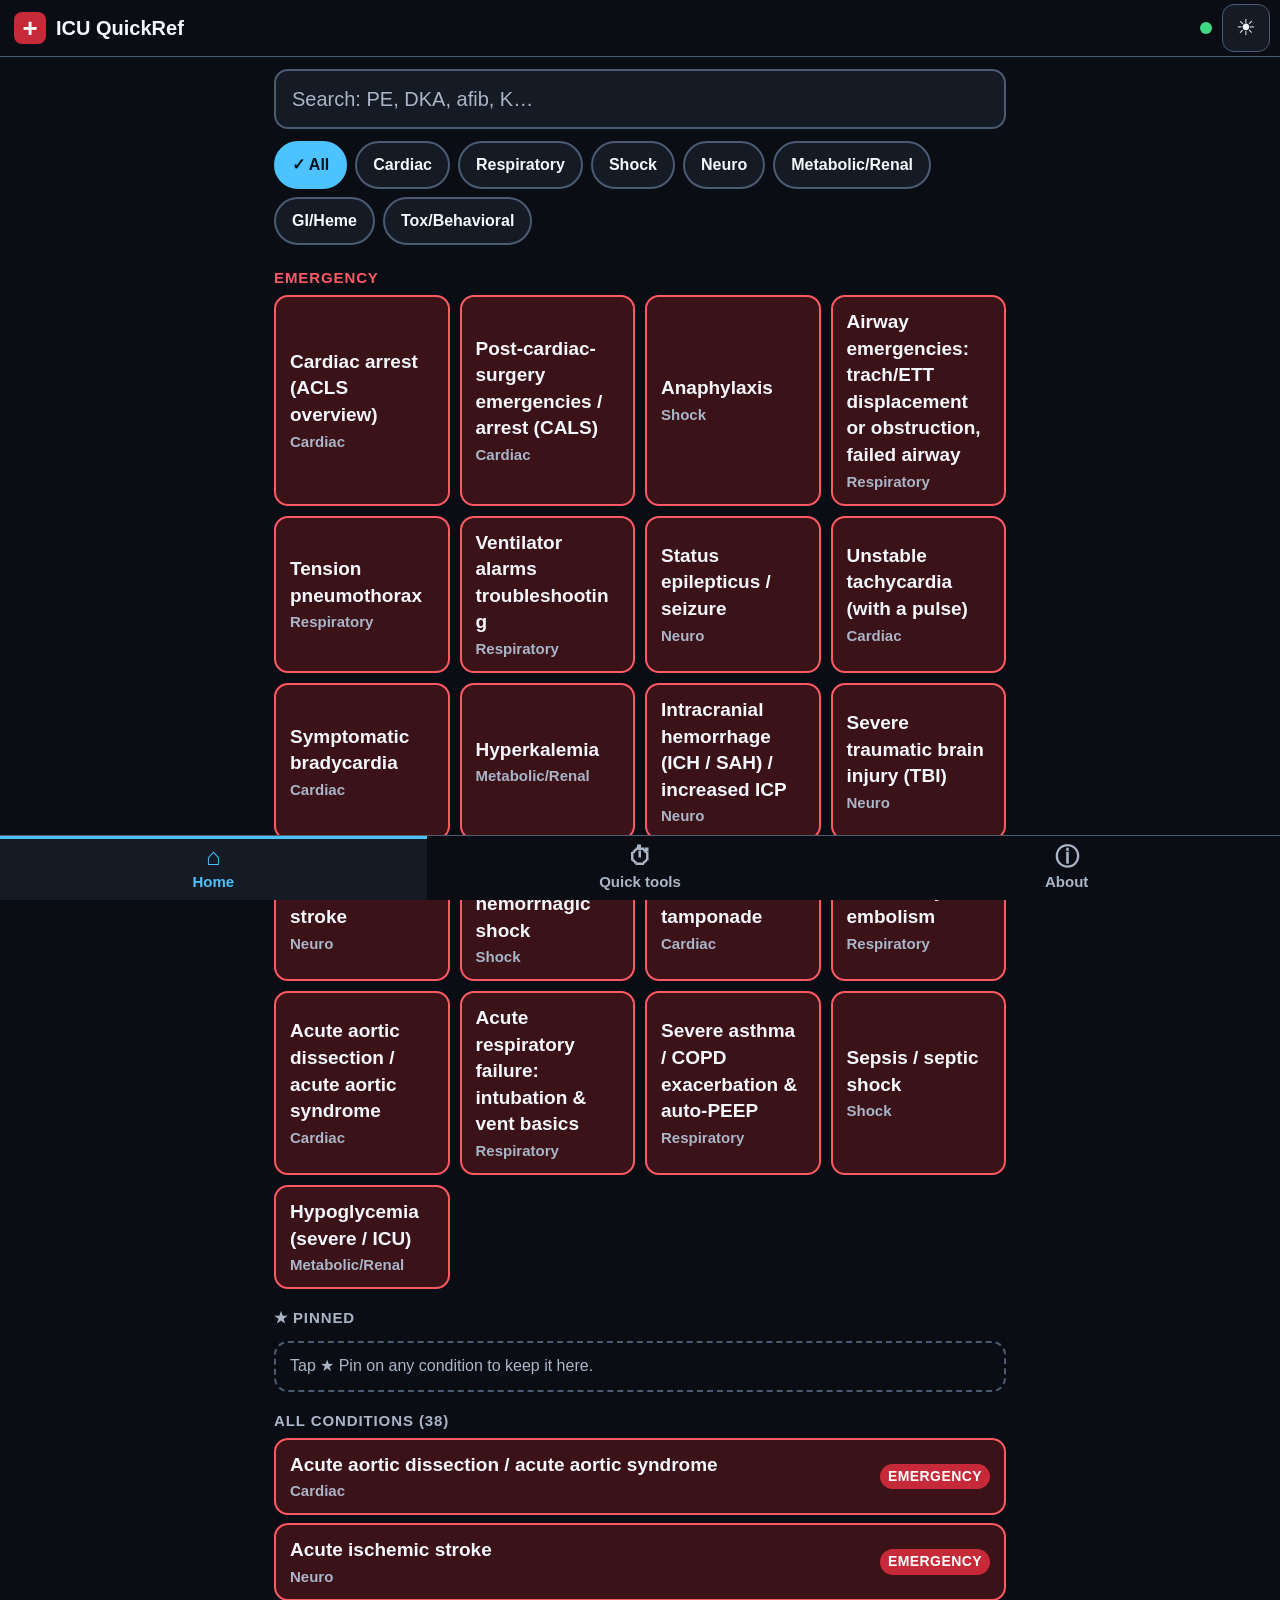
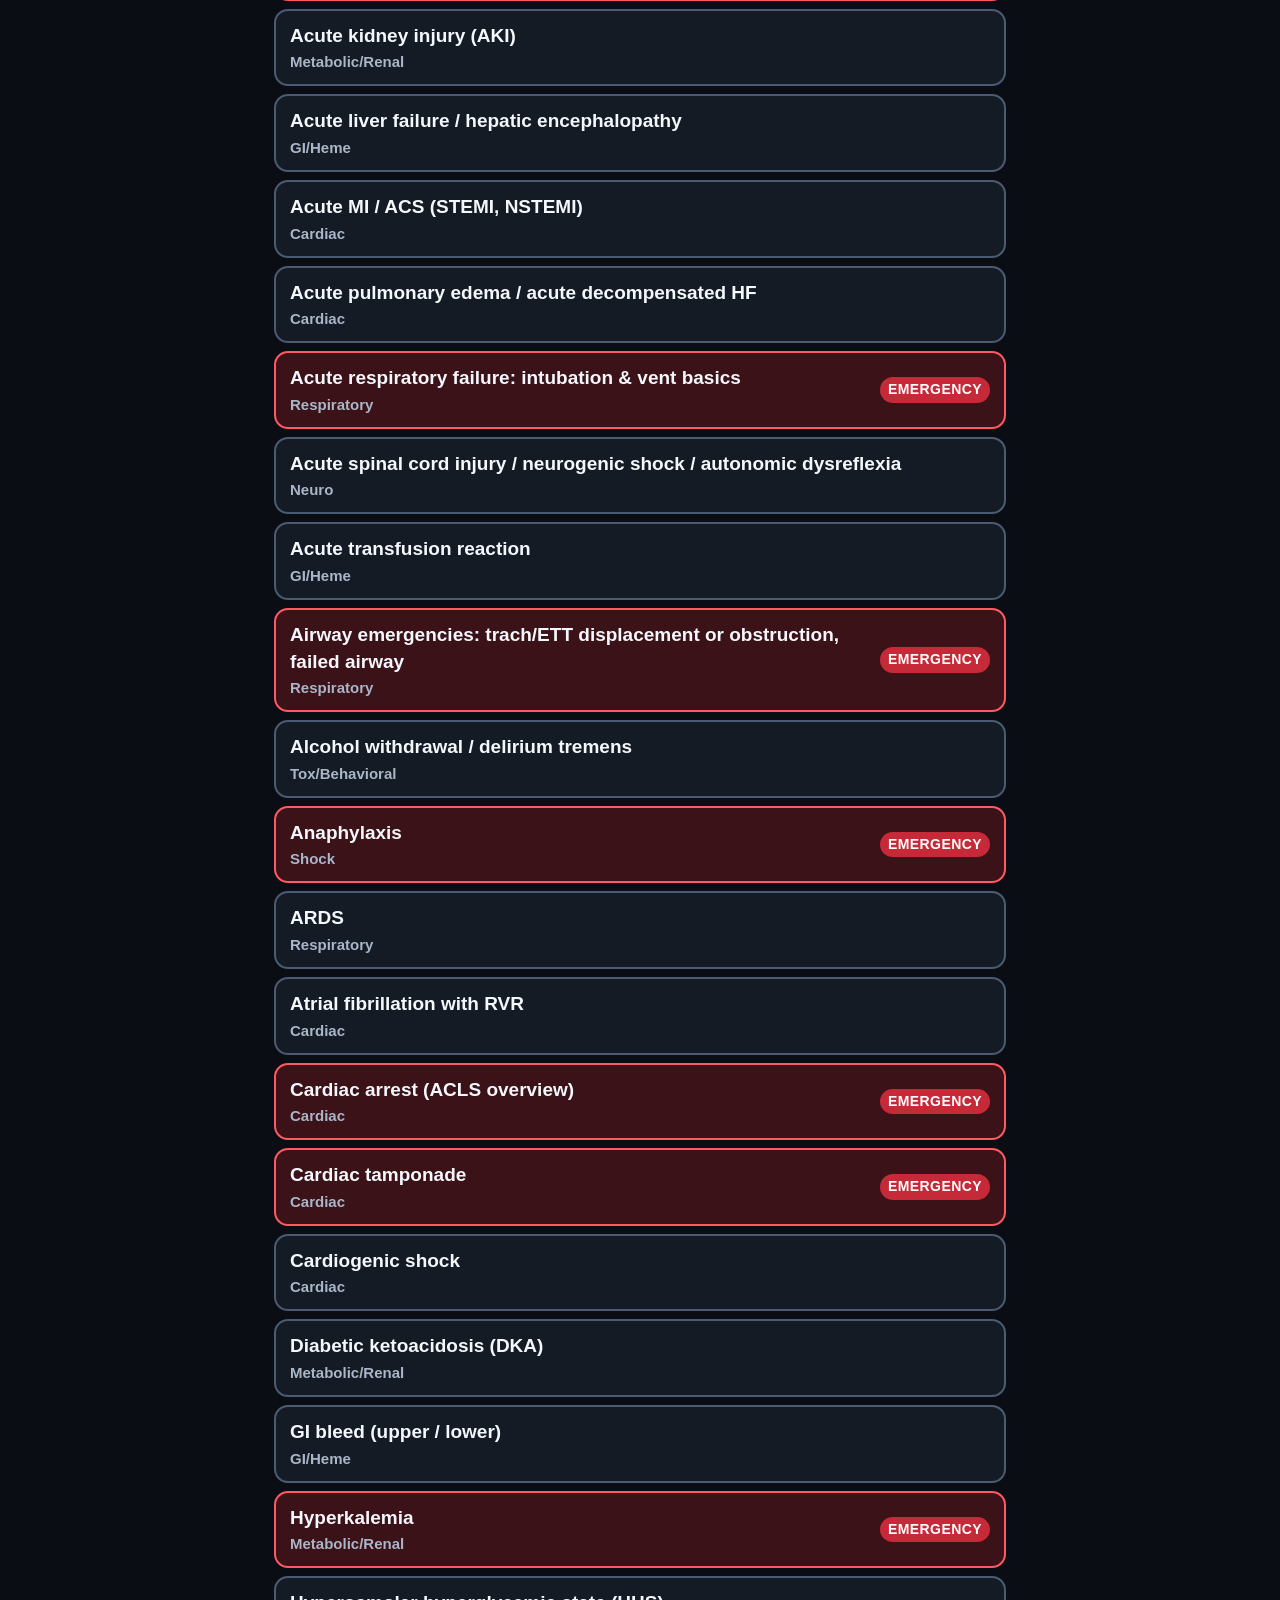
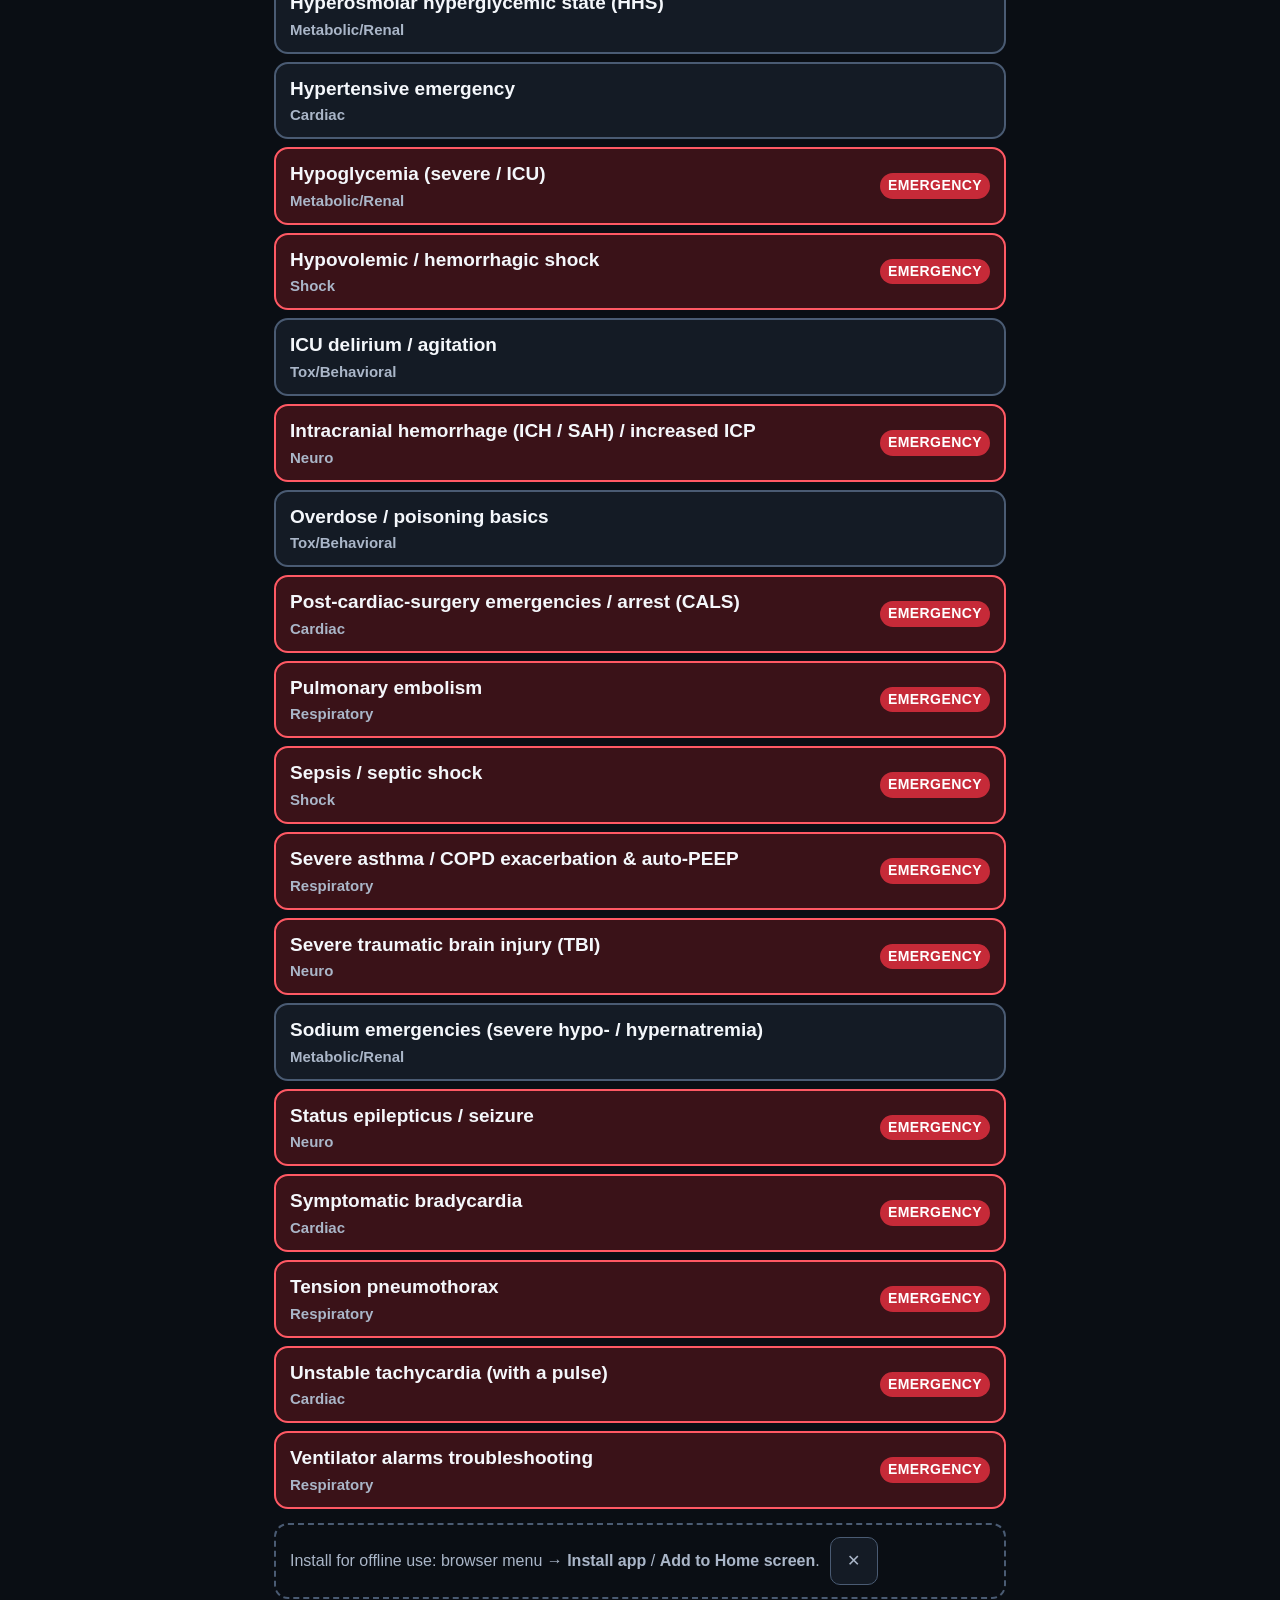
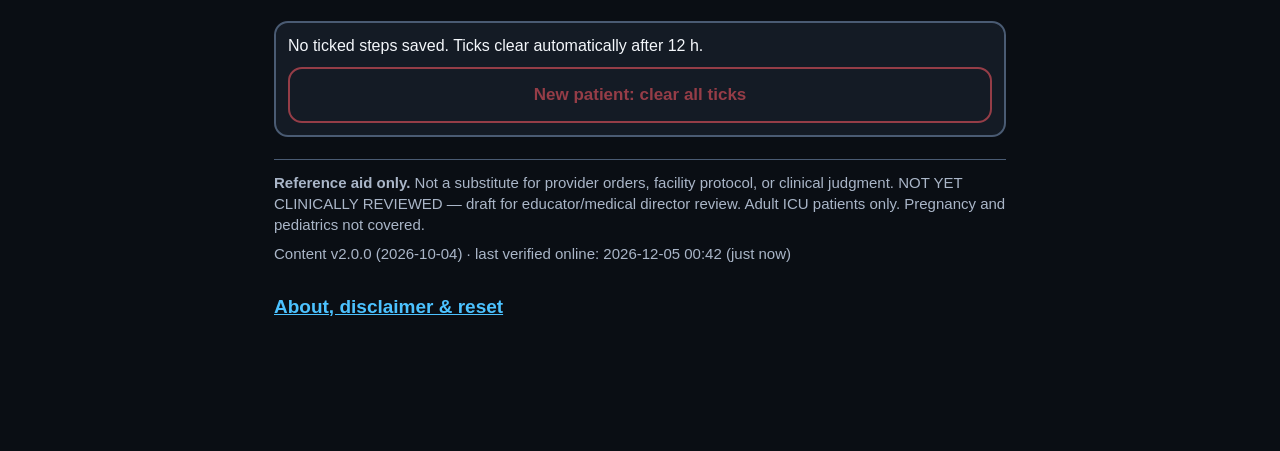
<file: app/index.html>
<!DOCTYPE html>
<html lang="en" data-theme="dark">
<head>
  <meta charset="utf-8">
  <title>ICU QuickRef</title>
  <meta name="viewport" content="width=device-width, initial-scale=1, viewport-fit=cover">
  <!-- Same policy as _headers (meta copy protects hosts that ignore _headers; frame-ancestors only works as a header). -->
  <meta http-equiv="Content-Security-Policy" content="default-src 'self'; script-src 'self'; style-src 'self'; img-src 'self'; font-src 'self'; connect-src 'self'; manifest-src 'self'; worker-src 'self'; media-src 'self'; object-src 'none'; base-uri 'none'; form-action 'none'">
  <meta name="referrer" content="no-referrer">
  <meta name="robots" content="noindex, nofollow">
  <meta name="description" content="Offline ICU nursing quick reference. Reference aid only. Draft content: not clinically reviewed.">
  <meta name="theme-color" content="#0a0e14">
  <meta name="color-scheme" content="dark light">
  <meta name="apple-mobile-web-app-capable" content="yes">
  <meta name="mobile-web-app-capable" content="yes">
  <meta name="apple-mobile-web-app-status-bar-style" content="black">
  <meta name="apple-mobile-web-app-title" content="ICU QuickRef">
  <meta name="format-detection" content="telephone=no">
  <link rel="apple-touch-icon" href="icons/apple-touch-icon.png">
  <link rel="icon" type="image/png" sizes="192x192" href="icons/icon-192.png">
  <link rel="manifest" href="manifest.json">
  <link rel="stylesheet" href="styles.css">
  <script src="theme-init.js"></script>
</head>
<body>
  <header class="topbar" id="topbar">
    <div class="topbar-row">
      <a class="brand" href="#/"><span class="logo" aria-hidden="true">+</span><span class="brand-txt">ICU QuickRef</span></a>
      <a class="timerchip" id="timerchip" href="#/tools/timer" hidden>00:00</a>
      <span class="netdot" id="netdot" role="img" aria-label="Network status"></span>
      <button class="iconbtn" id="themeBtn" type="button" aria-label="Switch to light mode"><span aria-hidden="true">☀</span></button>
    </div>
    <div id="alertbar" class="alertbar" hidden></div>
    <div id="banners" class="banners"></div>
  </header>

  <div class="actionbar" id="actionbar" role="toolbar" aria-label="Page actions" hidden></div>

  <main id="app" tabindex="-1"><p class="loading">Loading…</p></main>

  <nav class="tabbar" id="tabbar" aria-label="Main">
    <a href="#/" data-tab="home"><span class="ti" aria-hidden="true">⌂</span>Home</a>
    <a href="#/tools" data-tab="tools"><span class="ti" aria-hidden="true">⏱</span>Quick tools</a>
    <a href="#/about" data-tab="about"><span class="ti" aria-hidden="true">ⓘ</span>About</a>
  </nav>

  <div id="toast" class="toast" role="status" aria-live="polite"></div>
  <div id="srlive" class="sr" aria-live="assertive"></div>

  <div id="blocker" class="blocker" hidden role="alertdialog" aria-modal="true" aria-labelledby="blocker-h"></div>

  <div id="modal" class="modal" hidden>
    <div class="modal-box" role="alertdialog" aria-modal="true" aria-labelledby="modal-title" aria-describedby="modal-msg">
      <h2 id="modal-title" class="sr">Confirm</h2>
      <p id="modal-msg"></p>
      <div class="modal-btns">
        <button type="button" class="abtn" id="modal-cancel">Cancel</button>
        <button type="button" class="abtn danger" id="modal-ok">OK</button>
      </div>
    </div>
  </div>

  <noscript><p class="noscript">JavaScript is required.</p></noscript>
  <script src="data.js"></script>
  <script src="app.js"></script>
</body>
</html>
</file>
<file: app/styles.css>
/* ICU QuickRef styles (v2). No inline styles anywhere: strict CSP (style-src 'self'). */
:root {
  --bg: #0a0e14; --surface: #141b25; --surface2: #1c2634; --border: #4a5b73;
  --text: #f4f7fb; --muted: #aab6c8; --accent: #4cc2ff; --accent-ink: #00131f;
  --red: #ff5964;           /* red TEXT on dark backgrounds (6.3:1 on bg) */
  --red-fill: #c62a38;      /* red BACKGROUND under white text (5.5:1) */
  --red-fill2: #8f1522;     /* alternate flash frame, white text 9:1 */
  --red-bg: #3a1218; --amber: #ffc247; --amber-bg: #3a2c08;
  --green: #3ddc84; --green-bg: #0f3321; --go-bg: #3ddc84; --go-ink: #00150a;
  --tap: 56px; --radius: 14px;
  --safe-b: env(safe-area-inset-bottom, 0px); --safe-t: env(safe-area-inset-top, 0px);
  --safe-l: env(safe-area-inset-left, 0px); --safe-r: env(safe-area-inset-right, 0px);
  --hdr-h: 57px; --foot-h: 76px;
  color-scheme: dark;
}
[data-theme="light"] {
  --bg: #ffffff; --surface: #f2f5f9; --surface2: #e6ebf2; --border: #7b8899;
  --text: #0b0f15; --muted: #3d4a5c; --accent: #0058b8; --accent-ink: #ffffff;
  --red: #c4001a; --red-fill: #c4001a; --red-fill2: #7a0010; --red-bg: #ffe3e6;
  --amber: #8a5300; --amber-bg: #fff0cc;
  --green: #00693a; --green-bg: #d8f5e5; --go-bg: #00693a; --go-ink: #ffffff;
  color-scheme: light;
}
* { box-sizing: border-box; -webkit-tap-highlight-color: transparent; }
html { -webkit-text-size-adjust: 100%; text-size-adjust: 100%; touch-action: manipulation; }
body {
  margin: 0; background: var(--bg); color: var(--text);
  font: 18px/1.4 -apple-system, BlinkMacSystemFont, "Segoe UI", Roboto, "Helvetica Neue", Arial, sans-serif;
  overscroll-behavior-y: none;
  padding-bottom: calc(var(--foot-h) + 12px);
  overflow-wrap: break-word; word-break: normal; hyphens: manual;
}
a { color: var(--accent); }
button { font: inherit; color: inherit; touch-action: manipulation; }
button:disabled { opacity: .55; cursor: not-allowed; }
h1, h2, h3 { line-height: 1.2; margin: 0; }
.sr { position: absolute !important; width: 1px; height: 1px; padding: 0; margin: -1px; overflow: hidden; clip: rect(0 0 0 0); white-space: nowrap; border: 0; }
.muted { color: var(--muted); }
.noscript, .loading { padding: 1rem; }

/* ---------- header (sticky, grows with large text / banners; never clips) ---------- */
.topbar {
  position: sticky; top: 0; z-index: 30; background: var(--bg); border-bottom: 1px solid var(--border);
  padding: var(--safe-t) max(10px, var(--safe-r)) 0 max(14px, var(--safe-l));
}
.topbar-row { display: flex; flex-wrap: wrap; align-items: center; gap: 8px 10px; min-height: 56px; padding: 4px 0; }
.brand { display: flex; align-items: center; gap: 10px; min-height: 48px; font-weight: 800; font-size: 20px; color: var(--text); text-decoration: none; margin-right: auto; }
.brand-txt { white-space: nowrap; }
.logo { display: inline-grid; place-items: center; flex: 0 0 auto; width: 32px; height: 32px; border-radius: 8px; background: var(--red-fill); color: #fff; font-size: 26px; line-height: 1; font-weight: 900; }
.iconbtn { width: 48px; height: 48px; border-radius: 12px; border: 1px solid var(--border); background: var(--surface); font-size: 22px; cursor: pointer; }
.netdot { width: 12px; height: 12px; border-radius: 50%; background: var(--green); flex: 0 0 auto; }
.netdot.off { background: var(--amber); }
.timerchip { font-variant-numeric: tabular-nums; font-weight: 800; font-size: 17px; background: var(--red-fill); color: #fff; min-height: 48px; display: inline-flex; align-items: center; padding: 6px 12px; border-radius: 12px; text-decoration: none; white-space: nowrap; }
.timerchip[hidden], .actionbar[hidden], .tabbar[hidden], .alertbar[hidden] { display: none; }

.banners:empty { display: none; }
.banner { display: flex; flex-wrap: wrap; align-items: center; gap: 6px 10px; margin: 0 0 6px; padding: 8px 12px; border-radius: 10px; font-size: 16px; font-weight: 700; }
.banner.red { background: var(--red-fill); color: #fff; }
.banner.blue { background: var(--accent); color: var(--accent-ink); }
.banner.amber { background: var(--amber-bg); color: var(--text); border: 2px solid var(--amber); }
.bbtn { min-height: 48px; padding: 0 14px; border-radius: 10px; border: 2px solid currentColor; background: transparent; font-weight: 800; cursor: pointer; margin-left: auto; }

/* rhythm-check alert: full width, persistent until acknowledged */
.alertbar { margin: 0 0 6px; }
.alertbtn { display: flex; flex-direction: column; gap: 2px; width: 100%; min-height: 64px; padding: 10px 12px; border: 3px solid #fff; border-radius: 12px; background: var(--red-fill); color: #fff; text-align: left; cursor: pointer; }
.ab-main { font-size: 20px; font-weight: 900; }
.ab-sub { font-size: 15px; font-weight: 700; }
html.alerting .alertbtn { animation: flash 1s steps(2, jump-none) infinite; }
html.alerting::after { content: ""; position: fixed; inset: 0; border: 8px solid var(--red-fill); pointer-events: none; z-index: 60; animation: flashb 1s steps(2, jump-none) infinite; }
@keyframes flash { 0% { background: var(--red-fill); } 100% { background: var(--red-fill2); } }
@keyframes flashb { 0% { border-color: var(--red-fill); } 100% { border-color: transparent; } }

main { max-width: 760px; width: 100%; overflow-x: clip; margin: 0 auto; padding: 12px max(14px, var(--safe-r)) 24px max(14px, var(--safe-l)); }
main:focus, [tabindex="-1"]:focus { outline: none; }

/* ---------- bottom bars ---------- */
.tabbar {
  position: fixed; bottom: 0; left: 0; right: 0; z-index: 20; display: flex;
  background: var(--bg); border-top: 1px solid var(--border);
  padding: 0 var(--safe-r) var(--safe-b) var(--safe-l);
}
.tabbar a { flex: 1; min-height: 64px; display: flex; flex-direction: column; align-items: center; justify-content: center; gap: 2px; color: var(--muted); text-decoration: none; font-size: 15px; font-weight: 700; text-align: center; padding: 4px 2px; }
.tabbar a .ti { font-size: 24px; line-height: 1; }
.tabbar a[aria-current="page"] { color: var(--accent); background: var(--surface); box-shadow: inset 0 3px 0 var(--accent); }
.actionbar {
  position: fixed; bottom: 0; left: 0; right: 0; z-index: 21; display: flex; gap: 12px;
  padding: 8px max(10px, var(--safe-r)) calc(8px + var(--safe-b)) max(10px, var(--safe-l));
  background: var(--bg); border-top: 1px solid var(--border);
}
.abtn {
  flex: 1; min-height: var(--tap); border-radius: var(--radius); border: 2px solid var(--border);
  background: var(--surface); font-weight: 800; font-size: 17px; cursor: pointer; text-align: center;
  display: flex; align-items: center; justify-content: center; gap: 6px; padding: 4px 10px;
}
.abtn.primary { background: var(--accent); color: var(--accent-ink); border-color: var(--accent); }
.abtn.go { background: var(--go-bg); color: var(--go-ink); border-color: var(--go-bg); }
.abtn.danger { background: var(--red-fill); color: #fff; border-color: var(--red-fill); }
.abtn.danger-o { color: var(--red); border-color: var(--red); background: var(--surface); }
.abtn.on { border-color: var(--amber); color: var(--amber); }
.abtn.big { min-height: 76px; font-size: 20px; }
.abtn.sm { min-height: 48px; font-size: 15px; }
.abtn.wide { width: 100%; margin-top: 8px; }
.abtn:active { transform: scale(.97); }

/* ---------- home ---------- */
.search {
  width: 100%; min-height: 60px; font-size: 20px; padding: 0 16px; border-radius: var(--radius);
  background: var(--surface); color: var(--text); border: 2px solid var(--border); outline: none;
  -webkit-appearance: none; appearance: none;
}
.search::placeholder { color: var(--muted); opacity: 1; }
.search:focus { border-color: var(--accent); box-shadow: 0 0 0 2px var(--accent); }
.chips { display: flex; flex-wrap: wrap; gap: 8px; padding: 12px 0 4px; }
.chip { min-height: 48px; padding: 0 16px; border-radius: 999px; border: 2px solid var(--border); background: var(--surface); font-weight: 700; font-size: 16px; cursor: pointer; white-space: nowrap; }
.chip[aria-pressed="true"] { background: var(--accent); color: var(--accent-ink); border-color: var(--accent); }
.chip[aria-pressed="true"]::before { content: "✓ " / ""; }
.sect-h { margin: 20px 0 8px; font-size: 15px; letter-spacing: .06em; text-transform: uppercase; color: var(--muted); font-weight: 800; }
.sect-h.em { color: var(--red); }
.grid2 { display: grid; grid-template-columns: repeat(2, minmax(0, 1fr)); gap: 10px; }
.card {
  display: flex; flex-direction: column; justify-content: center; gap: 4px; min-height: var(--tap);
  padding: 12px 14px; border-radius: var(--radius); background: var(--surface); border: 2px solid var(--border);
  color: var(--text); text-decoration: none; font-weight: 700;
}
.card .txt { display: flex; flex-direction: column; gap: 2px; min-width: 0; overflow-wrap: break-word; hyphens: manual; }
.card:active { background: var(--surface2); }
.card small { color: var(--muted); font-weight: 600; font-size: 15px; }
.card .tk { color: var(--green); font-weight: 800; }
.card.em { border-color: var(--red); background: var(--red-bg); }
.grid2 .card { min-height: 84px; }
.list { display: flex; flex-direction: column; gap: 8px; }
.list .card { flex-direction: row; align-items: center; justify-content: space-between; gap: 8px; }
.badge { display: inline-block; flex: 0 0 auto; font-size: 14px; font-weight: 800; padding: 3px 8px; border-radius: 999px; letter-spacing: .03em; text-transform: uppercase; background: var(--surface2); color: var(--text); }
.badge.em { background: var(--red-fill); color: #fff; }
.empty { padding: 28px 8px; text-align: center; color: var(--muted); }
.tip { margin-top: 14px; padding: 12px 14px; border: 2px dashed var(--border); border-radius: var(--radius); color: var(--muted); font-size: 16px; display: flex; gap: 10px; align-items: center; }
.tip button { flex: 0 0 auto; min-width: 48px; min-height: 48px; border-radius: 10px; border: 1px solid var(--border); background: var(--surface); }
.newpt { margin: 22px 0 8px; padding: 12px; border: 2px solid var(--border); border-radius: var(--radius); background: var(--surface); display: flex; flex-direction: column; gap: 10px; }
.newpt-txt { font-size: 16px; }
.foot { margin: 22px 0 8px; font-size: 15px; color: var(--muted); border-top: 1px solid var(--border); padding-top: 12px; }
.foot-links a { display: flex; align-items: center; min-height: 48px; font-weight: 700; }
.fresh { font-size: 15px; color: var(--muted); margin: 8px 0; }
.fresh.stale { color: var(--amber); font-weight: 800; }

/* ---------- condition ---------- */
.status-strip { margin: 0 0 10px; padding: 6px 10px; border-radius: 8px; font-size: 15px; font-weight: 600; }
.status-strip.draft { background: var(--amber-bg); border: 2px solid var(--amber); color: var(--text); }
.status-strip.ok { background: var(--surface); border: 1px solid var(--border); color: var(--muted); }
.chead h1 { font-size: 26px; margin-bottom: 8px; }
.tags { display: flex; gap: 6px; flex-wrap: wrap; }
.glance { margin: 14px 0; padding: 14px; border-radius: var(--radius); border: 3px solid var(--amber); background: var(--amber-bg); }
.glance h2 { font-size: 15px; letter-spacing: .06em; text-transform: uppercase; color: var(--amber); margin-bottom: 8px; }
.glance ol { margin: 0; padding-left: 26px; font-weight: 800; font-size: 19px; }
.glance li { margin: 8px 0; }
.warnbox { margin: 14px 0; padding: 12px 14px; border-radius: var(--radius); border: 3px solid var(--red); background: var(--red-bg); }
.warnbox h2 { font-size: 18px; color: var(--red); margin-bottom: 6px; text-transform: uppercase; letter-spacing: .04em; }
.warnbox ul { margin: 0; padding-left: 22px; font-weight: 800; }
.warnbox li { margin: 6px 0; }
.secnav { position: sticky; top: var(--hdr-h); z-index: 10; display: flex; flex-wrap: wrap; gap: 6px; padding: 8px 0; background: var(--bg); }
.secnav button { flex: 1 1 auto; min-height: 48px; padding: 0 8px; border-radius: 10px; border: 2px solid var(--border); background: var(--surface); font-weight: 700; font-size: 15px; cursor: pointer; white-space: nowrap; }
details.sec { margin: 12px 0; border: 2px solid var(--border); border-radius: var(--radius); background: var(--surface); scroll-margin-top: calc(var(--hdr-h) + 72px); }
details.sec > summary { list-style: none; cursor: pointer; display: flex; align-items: center; gap: 8px; min-height: var(--tap); padding: 8px 14px; }
details.sec > summary h2 { font-size: 19px; font-weight: 800; flex: 1; }
details.sec > summary::-webkit-details-marker { display: none; }
details.sec > summary::after { content: "▾"; content: "▾" / ""; color: var(--muted); }
details.sec:not([open]) > summary::after { content: "▸"; content: "▸" / ""; }
details.sec .body { padding: 0 10px 12px; }
details.sec.s-actions { border-color: var(--accent); }
details.sec.s-escalate { border-color: var(--red); }
details.sec.s-escalate > summary h2 { color: var(--red); }
.prog { font-size: 15px; font-weight: 800; color: var(--muted); }
.bar { height: 6px; border-radius: 3px; background: var(--surface2); margin: 0 4px 8px; overflow: hidden; }
.bar > i { display: block; height: 100%; width: 0; background: var(--green); transition: width .15s; }
.tickbar { display: flex; flex-wrap: wrap; align-items: center; gap: 8px; margin: 0 4px 8px; font-size: 15px; color: var(--muted); }
.tickbar.has { color: var(--text); padding: 8px 10px; border: 2px solid var(--green); border-radius: 10px; background: var(--green-bg); }
.tb-btns { display: flex; gap: 12px; flex-wrap: wrap; width: 100%; }
.tb-btns .abtn { flex: 1 1 140px; }
.vnote { margin: 0 4px 8px; font-size: 15px; color: var(--muted); }
ul.bul { list-style: none; margin: 0; padding: 0; }
ul.bul li { padding: 10px 6px 10px 22px; position: relative; border-top: 1px solid var(--surface2); }
ul.bul li:first-child { border-top: 0; }
ul.bul li::before { content: "•"; content: "•" / ""; position: absolute; left: 6px; color: var(--muted); font-weight: 900; }
ul.bul li.call { color: var(--red); font-weight: 800; }
ul.bul li.call::before { content: "!"; content: "!" / ""; color: var(--red); left: 7px; }
.steps { display: flex; flex-direction: column; gap: 8px; margin: 0; padding: 0; list-style: none; }
.step {
  display: flex; align-items: flex-start; gap: 12px; width: 100%; text-align: left; min-height: var(--tap);
  padding: 12px; border-radius: 12px; border: 2px solid var(--border); background: var(--bg); cursor: pointer;
}
.step .n { flex: 0 0 34px; height: 34px; border-radius: 50%; border: 3px solid var(--muted); display: grid; place-items: center; font-weight: 900; font-size: 15px; color: var(--muted); }
.step .t { flex: 1; min-width: 0; }
.step.call { border-color: var(--red); }
.step.call .t { font-weight: 800; }
.step.call .n { border-color: var(--red); color: var(--red); }
.step.done { background: var(--green-bg); border-color: var(--green); box-shadow: inset 6px 0 0 var(--green); }
.step.done .n { background: var(--green); border-color: var(--green); color: var(--go-ink); font-size: 0; }
.step.done .n::after { content: "✓"; content: "✓" / ""; font-size: 20px; }
.tage { display: block; font-size: 15px; font-weight: 800; color: var(--green); margin-top: 4px; }
.tage:empty { display: none; }
.callpill { display: inline-block; background: var(--red-fill); color: #fff; font-size: 14px; font-weight: 900; padding: 1px 8px; border-radius: 999px; margin-right: 6px; vertical-align: 1px; }
.scope { display: inline-block; font-size: 14px; font-weight: 800; padding: 0 7px; margin-right: 6px; border-radius: 6px; border: 2px solid currentColor; vertical-align: 1px; white-space: nowrap; line-height: 1.35; }
.scope.s-rn { color: var(--green); }
.scope.s-order { color: var(--amber); }
.scope.s-prov { color: var(--accent); }
.verify { margin: 0 4px 10px; padding: 10px 12px; border-radius: 10px; background: var(--amber-bg); border: 2px solid var(--amber); color: var(--text); font-weight: 700; font-size: 16px; }
.vline { display: block; margin-top: 6px; }

/* ---------- tools / timer ---------- */
.vh { font-size: 24px; margin: 4px 0 8px; }
.tcard { margin: 12px 0; border: 2px solid var(--border); border-radius: var(--radius); background: var(--surface); padding: 12px; scroll-margin-top: calc(var(--hdr-h) + 8px); }
.tcard h2 { font-size: 19px; margin-bottom: 6px; }
#code-dock { border-color: var(--red); }
table.kv { width: 100%; border-collapse: collapse; font-size: 16px; }
table.kv th, table.kv td { padding: 10px 6px; border-top: 1px solid var(--surface2); vertical-align: top; text-align: left; }
table.kv th { font-weight: 800; padding-right: 12px; white-space: nowrap; }
.note { font-size: 15px; color: var(--muted); margin-top: 8px; }
.timer-big { font-size: 56px; font-weight: 900; text-align: center; font-variant-numeric: tabular-nums; line-height: 1.1; }
.timer-sub { text-align: center; font-weight: 800; font-size: 20px; margin: 4px 0; padding: 4px; border-radius: 10px; }
.timer-sub.sm { font-size: 17px; }
.timer-sub.soon { color: #fff; background: var(--red-fill); }
.timer-sub.t-red { color: var(--red); }
.timer-sub.t-amber { color: var(--amber); }
.timer-warn { margin: 6px 0; padding: 8px 10px; border-radius: 10px; border: 2px solid var(--amber); background: var(--amber-bg); font-weight: 800; font-size: 16px; }
.timer-warn[hidden] { display: none; }
.tbtns { display: grid; grid-template-columns: 1fr 1fr; gap: 12px; margin-top: 12px; }
.tbtns.one { grid-template-columns: 1fr; }
.tbtns.sep { margin-top: 24px; }
.tbtns .abtn { min-height: 64px; font-size: 18px; }
.tbtns .abtn.big { min-height: 76px; font-size: 20px; }
.tbtns .abtn.sm { min-height: 48px; font-size: 16px; }
.tlog { margin-top: 12px; font-size: 16px; font-variant-numeric: tabular-nums; max-height: 180px; overflow: auto; }
.tlog div { padding: 3px 0; border-top: 1px solid var(--surface2); }
.tlog:empty { display: none; }
fieldset.seg { margin: 0 0 12px; padding: 0; border: 0; min-width: 0; }
fieldset.seg legend { font-size: 16px; font-weight: 800; color: var(--muted); margin-bottom: 6px; padding: 0; }
.seg .opts { display: flex; flex-direction: column; gap: 6px; }
.opt { min-height: 48px; border-radius: 10px; border: 2px solid var(--border); background: var(--bg); text-align: left; padding: 6px 12px; font-weight: 600; cursor: pointer; display: flex; gap: 10px; align-items: center; }
.opt b { min-width: 22px; }
.opt.sel { border-color: var(--accent); background: var(--accent); color: var(--accent-ink); }
.gcs-total { font-size: 32px; font-weight: 900; text-align: center; font-variant-numeric: tabular-nums; }
.gcs-total small { display: block; font-size: 17px; font-weight: 800; color: var(--muted); }
.gcs-total.sev, .gcs-total.sev small { color: var(--red); }
.lines p { margin: 8px 0; }

/* ---------- toast, modal, blocker ---------- */
.toast { position: fixed; left: 50%; bottom: calc(var(--foot-h) + 12px); transform: translateX(-50%) translateY(20px); background: var(--text); color: var(--bg); padding: 12px 18px; border-radius: 12px; font-weight: 700; opacity: 0; pointer-events: none; transition: .2s; z-index: 50; max-width: 90%; text-align: center; }
.toast.show { opacity: 1; transform: translateX(-50%) translateY(0); }
.modal { position: fixed; inset: 0; z-index: 90; background: rgba(0, 0, 0, .65); display: flex; align-items: center; justify-content: center; padding: 16px; }
.modal[hidden], .blocker[hidden] { display: none; }
.modal-box { width: 100%; max-width: 460px; background: var(--surface); color: var(--text); border: 2px solid var(--border); border-radius: var(--radius); padding: 18px; }
.modal-box p { margin: 0 0 16px; font-size: 18px; font-weight: 700; }
.mline { display: block; }
.mline + .mline { margin-top: 8px; font-weight: 600; font-size: 16px; color: var(--muted); }
.modal-btns { display: flex; gap: 16px; flex-wrap: wrap; }
.modal-btns .abtn { flex: 1 1 140px; }
html.modal-open body { overflow: hidden; }
.blocker { position: fixed; inset: 0; z-index: 80; background: var(--red-fill2); color: #fff; overflow: auto; padding: calc(24px + var(--safe-t)) 18px 24px; }
.blocker-box { max-width: 560px; margin: 0 auto; }
.blocker-box h2 { font-size: 26px; margin-bottom: 12px; }
.blocker-box .abtn { color: var(--text); }
.blocker-box .abtn.primary { color: var(--accent-ink); }

/* ---------- about / recovery ---------- */
.about h1, .recovery h1 { font-size: 24px; margin-bottom: 12px; }
.about h2 { margin: 20px 0 6px; font-size: 20px; }
.about p, .about li { font-size: 16px; }
.danger-h { color: var(--red); }
.discl { border: 3px solid var(--red); background: var(--red-bg); border-radius: var(--radius); padding: 14px; font-weight: 700; }
.btnrow { display: flex; gap: 12px; flex-wrap: wrap; margin-top: 8px; }
.btnrow .abtn { flex: 1 1 200px; }
.recovery { padding: 12px 0; }
body.plain main { padding: 24px; }

:focus-visible { outline: 3px solid var(--accent); outline-offset: 2px; }
@media (min-width: 700px) { body { font-size: 19px; } .grid2 { grid-template-columns: repeat(4, minmax(0, 1fr)); } }
@media (max-height: 480px) and (orientation: landscape) { .tabbar a { min-height: 52px; } .tabbar a .ti { display: none; } .secnav { position: static; } }
@media (prefers-reduced-motion: reduce) {
  *, *::before, *::after { animation: none !important; transition: none !important; scroll-behavior: auto !important; }
  html.alerting .alertbtn { background: var(--red-fill); outline: 4px solid var(--amber); outline-offset: -8px; }
  html.alerting::after { border-color: var(--red-fill); }
}
@media print {
  :root, [data-theme] { --bg: #fff; --surface: #fff; --surface2: #eee; --text: #000; --muted: #333; --border: #999; --red: #b00018; --amber: #7a4a00; --green: #005c33; --red-bg: #fff; --amber-bg: #fff; --green-bg: #fff; }
  .topbar, .tabbar, .actionbar, .secnav, #code-dock, .toast { display: none !important; }
  body { padding: 0; }
}

/* ---------- v2 additions ---------- */
.abtn[hidden] { display: none; }
@media (max-width: 480px) { html.timing .brand-txt { display: none; } }
.qstart { display: flex; flex-wrap: wrap; gap: 12px; margin: 12px 0 0; }
.qstart .abtn { flex: 1 1 140px; }
.tb-btns .abtn { flex: 1 1 110px; }
.secnav { gap: 4px; }
.secnav button { padding: 0 4px; font-size: 15px; min-width: 0; }
details.legend { margin: 0 4px 10px; font-size: 15px; }
details.legend > summary { cursor: pointer; min-height: 48px; display: flex; align-items: center; color: var(--accent); font-weight: 700; }
.legend-list { list-style: none; margin: 4px 0 0; padding: 0; }
.legend-list li { margin: 6px 0; }
</file>
